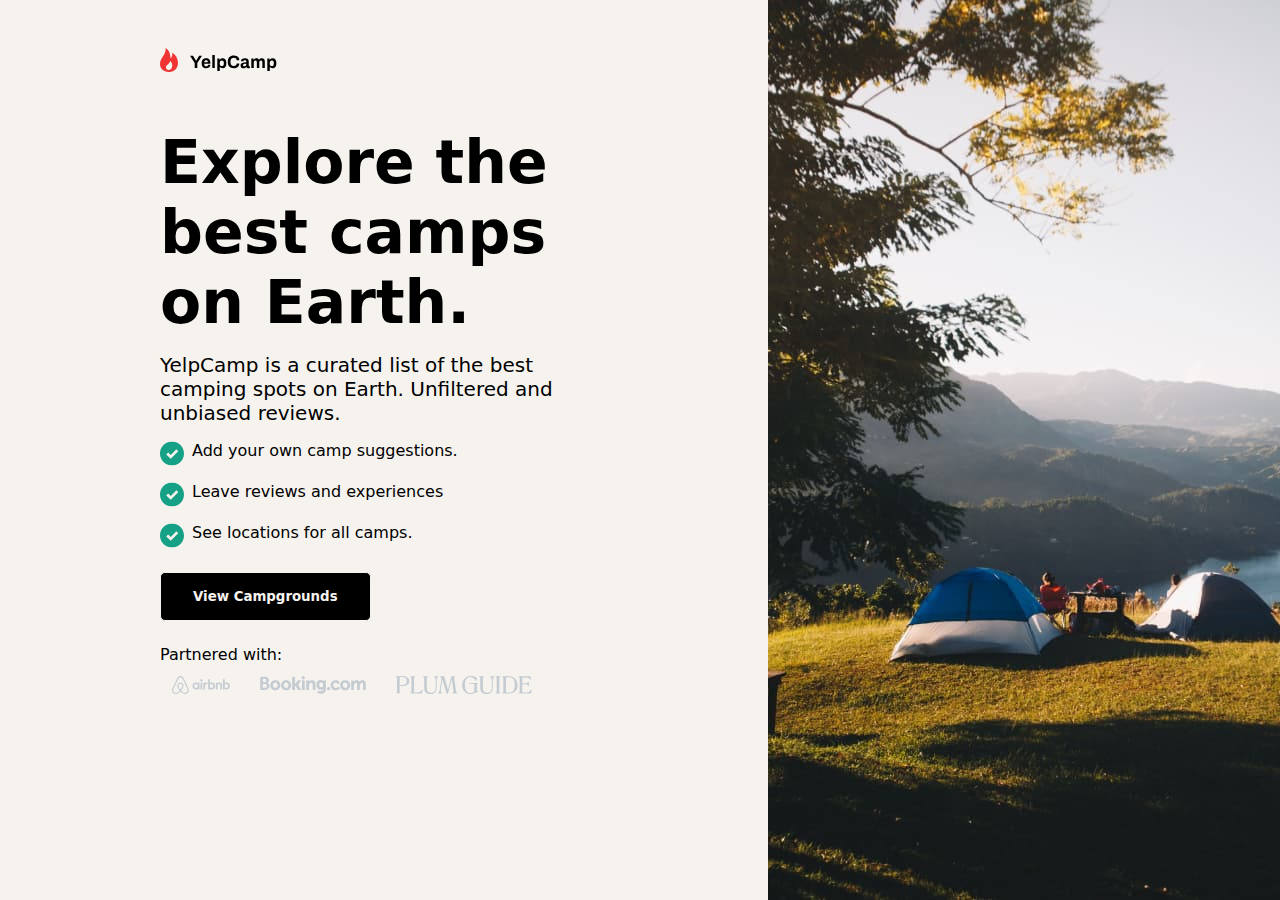
<file: index.html>
<!DOCTYPE html>
<html lang="en">
  <head>
    <meta charset="UTF-8" />
    <meta name="viewport" content="width=device-width, initial-scale=1.0" />
    <title>Welcome to YelpCamp!</title>
    <link rel="stylesheet" href="index.css" />
  </head>
  <body>
    <div class="two-box">
      <main class="landing-details">
        <header>
          <img src="Assets/Logo.svg" alt="" />
        </header>
        <div class="img-container-tablet"></div>
        <div class="container">
          <h1>Explore the best camps on Earth.</h1>
          <p>
            YelpCamp is a curated list of the best camping spots on Earth.
            Unfiltered and unbiased reviews.
          </p>
          <ul>
            <li>
              <img src="Assets/Checkmark.svg" alt="" />Add your own camp
              suggestions.
            </li>
            <li>
              <img src="Assets/Checkmark.svg" alt="" /><span
                >Leave reviews and experiences</span
              >
            </li>
            <li>
              <img src="Assets/Checkmark.svg" alt="" /><span
                >See locations for all camps.</span
              >
            </li>
          </ul>
          <a href="searchPageLO.html">
            <button class="button-default">View Campgrounds</button>
          </a>
          <span class="partnership"> Partnered with: </span>
          <div class="partners">
            <img
              onclick="window.open('https://www.airbnb.com/')"
              src="Assets/Airbnb.svg"
              alt=""
            />
            <img
              onclick="window.open('https://www.booking.com/index.en-gb.html?label=gen173nr-1BCAEoggI46AdIM1gEaGiIAQGYAQm4ARfIAQzYAQHoAQGIAgGoAgO4AsKf76UGwAIB0gIkZTMzYWVhZGYtM2Q1Zi00Y2JiLWFmOGItNzMzMzI4MWEyMGQ22AIF4AIB&sid=d4c47300e92e597af39bf8a9711d52b7&keep_landing=1&sb_price_type=total&')"
              src="Assets/Booking.svg"
              alt=""
            />
            <img
              onclick="window.open('https://www.plumguide.com/?utm_source=google&utm_medium=PPCBrand&utm_content=ROW|Brand&utm_campaign=ROW|PureBrand&uc=ROW&device=c&gad=1&gclid=Cj0KCQjw_O2lBhCFARIsAB0E8B9cRiK0r4vy5UBf3CXAdoAaiJ4k_Nf7AKXLZQmZnUshCC3leXJxOXwaApkhEALw_wcB')"
              src="Assets/Plum Guide.svg"
              alt=""
            />
          </div>
        </div>
      </main>
      <div class="landing-image"></div>
    </div>
  </body>
</html>
</file>
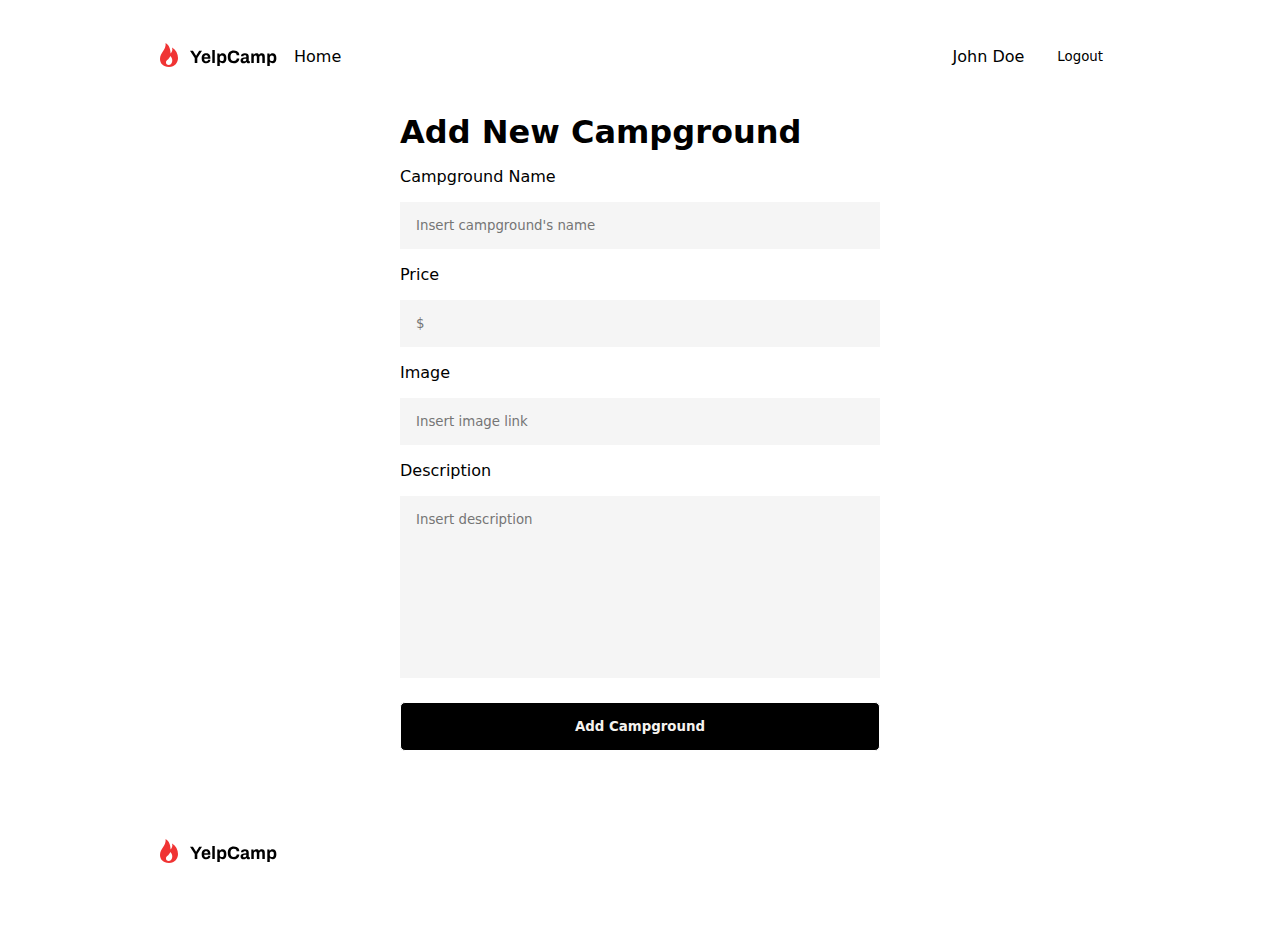
<file: addCampground.html>
<!DOCTYPE html>
<html lang="en">
  <head>
    <meta charset="UTF-8" />
    <meta name="viewport" content="width=device-width, initial-scale=1.0" />
    <title>YelpCamp - Add your own campground!</title>
    <link rel="stylesheet" href="campground.css" />
    <link
      rel="stylesheet"
      href="https://cdnjs.cloudflare.com/ajax/libs/font-awesome/6.4.0/css/all.min.css"
      integrity="sha512-iecdLmaskl7CVkqkXNQ/ZH/XLlvWZOJyj7Yy7tcenmpD1ypASozpmT/E0iPtmFIB46ZmdtAc9eNBvH0H/ZpiBw=="
      crossorigin="anonymous"
      referrerpolicy="no-referrer"
    />
  </head>
  <body>
    <header class="container">
      <nav>
        <div class="bar-left">
          <img class="logo" src="Assets/Logo.svg" alt="" />
          <a href="index.html">
            <p>Home</p>
          </a>
        </div>
        <div class="hamburger-container">
          <label class="hamburger-menu">
            <input type="checkbox" />
          </label>
          <div class="bar-right side-bar">
            <ul>
              <li><p>John Doe</p></li>
              <li>
                <button
                  onclick="window.location.href='signInPage.html'"
                  class="button-logout side-bar-display-none"
                >
                  Logout
                </button>
              </li>
              <li
                onclick="window.location.href='signInPage.html'"
                class="side-bar-display"
              >
                Logout
              </li>
            </ul>
          </div>
        </div>
      </nav>
    </header>

    <main class="container center">
      <h2>Add New Campground</h2>
      <p>Campground Name</p>
      <input type="text" placeholder="Insert campground's name " />
      <p>Price</p>
      <input type="number" placeholder="$" />
      <p>Image</p>
      <input type="text" placeholder="Insert image link" />
      <p>Description</p>
      <form action="" method="post">
        <textarea
          placeholder="Insert description"
          cols="5"
          rows="10"
        ></textarea>
      </form>
      <a onclick="alert('Campground added successfully!'), window.location.href='searchPageLI.html'" href="#"
        ><button class="button-default wide">Add Campground</button></a
      >
    </main>

    <footer>
      <img src="Assets/Logo.svg" alt="" />
    </footer>
    <script src="script.js"></script>
  </body>
</html>
</file>
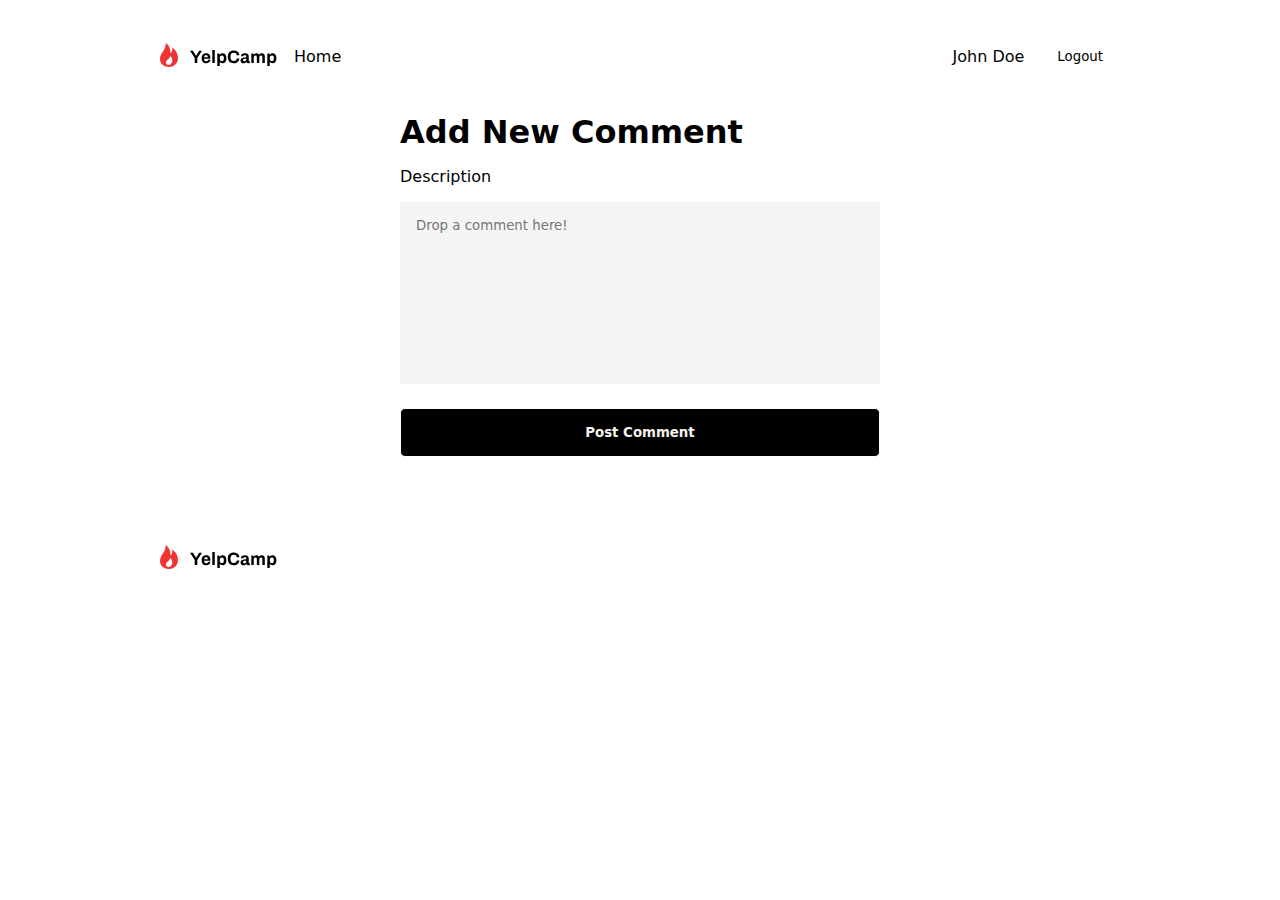
<file: addComment.html>
<!DOCTYPE html>
<html lang="en">
  <head>
    <meta charset="UTF-8" />
    <meta name="viewport" content="width=device-width, initial-scale=1.0" />
    <title>YelpCamp - Leave a review!</title>
    <link rel="stylesheet" href="campground.css" />
    <link
      rel="stylesheet"
      href="https://cdnjs.cloudflare.com/ajax/libs/font-awesome/6.4.0/css/all.min.css"
      integrity="sha512-iecdLmaskl7CVkqkXNQ/ZH/XLlvWZOJyj7Yy7tcenmpD1ypASozpmT/E0iPtmFIB46ZmdtAc9eNBvH0H/ZpiBw=="
      crossorigin="anonymous"
      referrerpolicy="no-referrer"
    />
  </head>
  <body>
    <header class="container">
      <nav>
        <div class="bar-left">
          <img class="logo" src="Assets/Logo.svg" alt="" />
          <a href="index.html">
            <p>Home</p>
          </a>
        </div>
        <div class="hamburger-container">
          <label class="hamburger-menu">
            <input type="checkbox" />
          </label>
          <div class="bar-right side-bar">
            <ul>
              <li><p>John Doe</p></li>
              <li>
                <button
                  onclick="window.location.href='signInPage.html'"
                  class="button-logout side-bar-display-none"
                >
                  Logout
                </button>
              </li>
              <li
                onclick="window.location.href='signInPage.html'"
                class="side-bar-display"
              >
                Logout
              </li>
            </ul>
          </div>
        </div>
      </nav>
    </header>

    <main class="container center">
      <h2>Add New Comment</h2>
      <p>Description</p>
      <form action="" method="post">
        <textarea
          placeholder="Drop a comment here!"
          cols="5"
          rows="10"
        ></textarea>
      </form>
      <a href="campgroundLI.html"><button onclick="alert('Comment Added!')" class="button-default wide">Post Comment</button></a>
    </main>

    <footer>
      <img src="Assets/Logo.svg" alt="" />
    </footer>
    <script src="script.js"></script>
  </body>
</html>
</file>
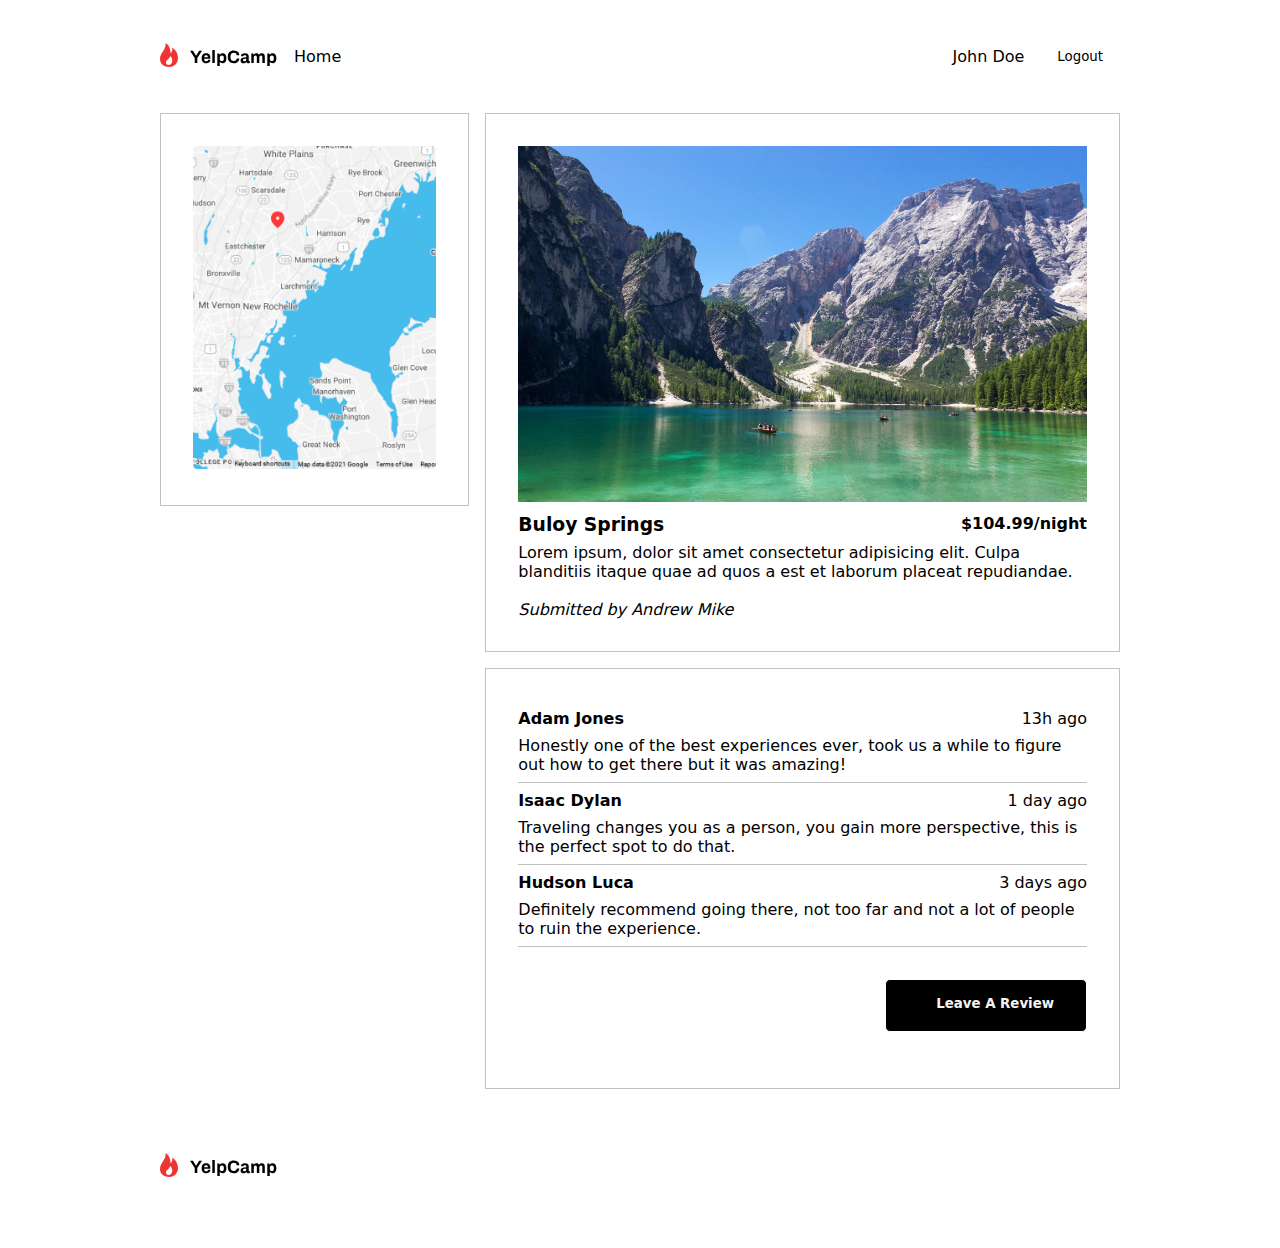
<file: campgroundLI.html>
<!DOCTYPE html>
<html lang="en">
  <head>
    <meta charset="UTF-8" />
    <meta name="viewport" content="width=device-width, initial-scale=1.0" />
    <title>YelpCamp - Campgrounds</title>
    <link rel="stylesheet" href="campground.css" />
    <link
      rel="stylesheet"
      href="https://cdnjs.cloudflare.com/ajax/libs/font-awesome/6.4.0/css/all.min.css"
      integrity="sha512-iecdLmaskl7CVkqkXNQ/ZH/XLlvWZOJyj7Yy7tcenmpD1ypASozpmT/E0iPtmFIB46ZmdtAc9eNBvH0H/ZpiBw=="
      crossorigin="anonymous"
      referrerpolicy="no-referrer"
    />
  </head>
  <body>
    <header class="container">
      <nav>
        <div class="bar-left">
          <img class="logo" src="Assets/Logo.svg" alt="" />
          <a href="index.html">
            <p>Home</p>
          </a>
        </div>
        <div class="hamburger-container">
          <label class="hamburger-menu">
            <input type="checkbox" />
          </label>
          <div class="bar-right side-bar">
            <ul>
              <li><p>John Doe</p></li>
              <li>
                <button
                  onclick="window.location.href='signInPage.html'"
                  class="button-logout side-bar-display-none"
                >
                  Logout
                </button>
              </li>
              <li
                onclick="window.location.href='signInPage.html'"
                class="side-bar-display"
              >
                Logout
              </li>
            </ul>
          </div>
        </div>
      </nav>
    </header>

    <main class="container grid">
      <div class="campground-map">
        <img src="Assets/Map.png" alt="" />
      </div>
      <div class="campground-details">
        <img src="Assets/CampImages/Buloy Springs.jpg" alt="" />
        <div class="campground-title">
          <h3>Buloy Springs</h3>
          <p><span class="bold">$104.99/night</span></p>
        </div>
        <p>
          Lorem ipsum, dolor sit amet consectetur adipisicing elit.
          Culpa blanditiis itaque quae ad quos a est et laborum placeat
          repudiandae.
        </p>
        <br />
        <p><span class="italic">Submitted by Andrew Mike</span></p>
      </div>
      <div class="campground-comments-container">
        <div class="campground-comments">
          <div class="user">
            <p><span class="bold">Adam Jones</span></p>
            <p>13h ago</p>
          </div>
          <p>
            Honestly one of the best experiences ever, took us a while to figure
            out how to get there but it was amazing!
          </p>
          <hr />
        </div>
        <div class="campground-comments">
          <div class="user">
            <p><span class="bold">Isaac Dylan</span></p>
            <p>1 day ago</p>
          </div>
          <p>
            Traveling changes you as a person, you gain more perspective, this
            is the perfect spot to do that.
          </p>
          <hr />
        </div>
        <div class="campground-comments">
          <div class="user">
            <p><span class="bold">Hudson Luca</span></p>
            <p>3 days ago</p>
          </div>
          <p>
            Definitely recommend going there, not too far and not a lot of
            people to ruin the experience.
          </p>
          <hr />
        </div>
        <div class="button-container">
          <a href="#"
            ><button onclick="window.location.href='addComment.html'" class="button-default"><p>Leave A Review</p></button>
          </a>
        </div>
      </div>
    </main>

    <footer>
      <img src="Assets/Logo.svg" alt="" />
    </footer>
    <script src="script.js"></script>
  </body>
</html>
</file>
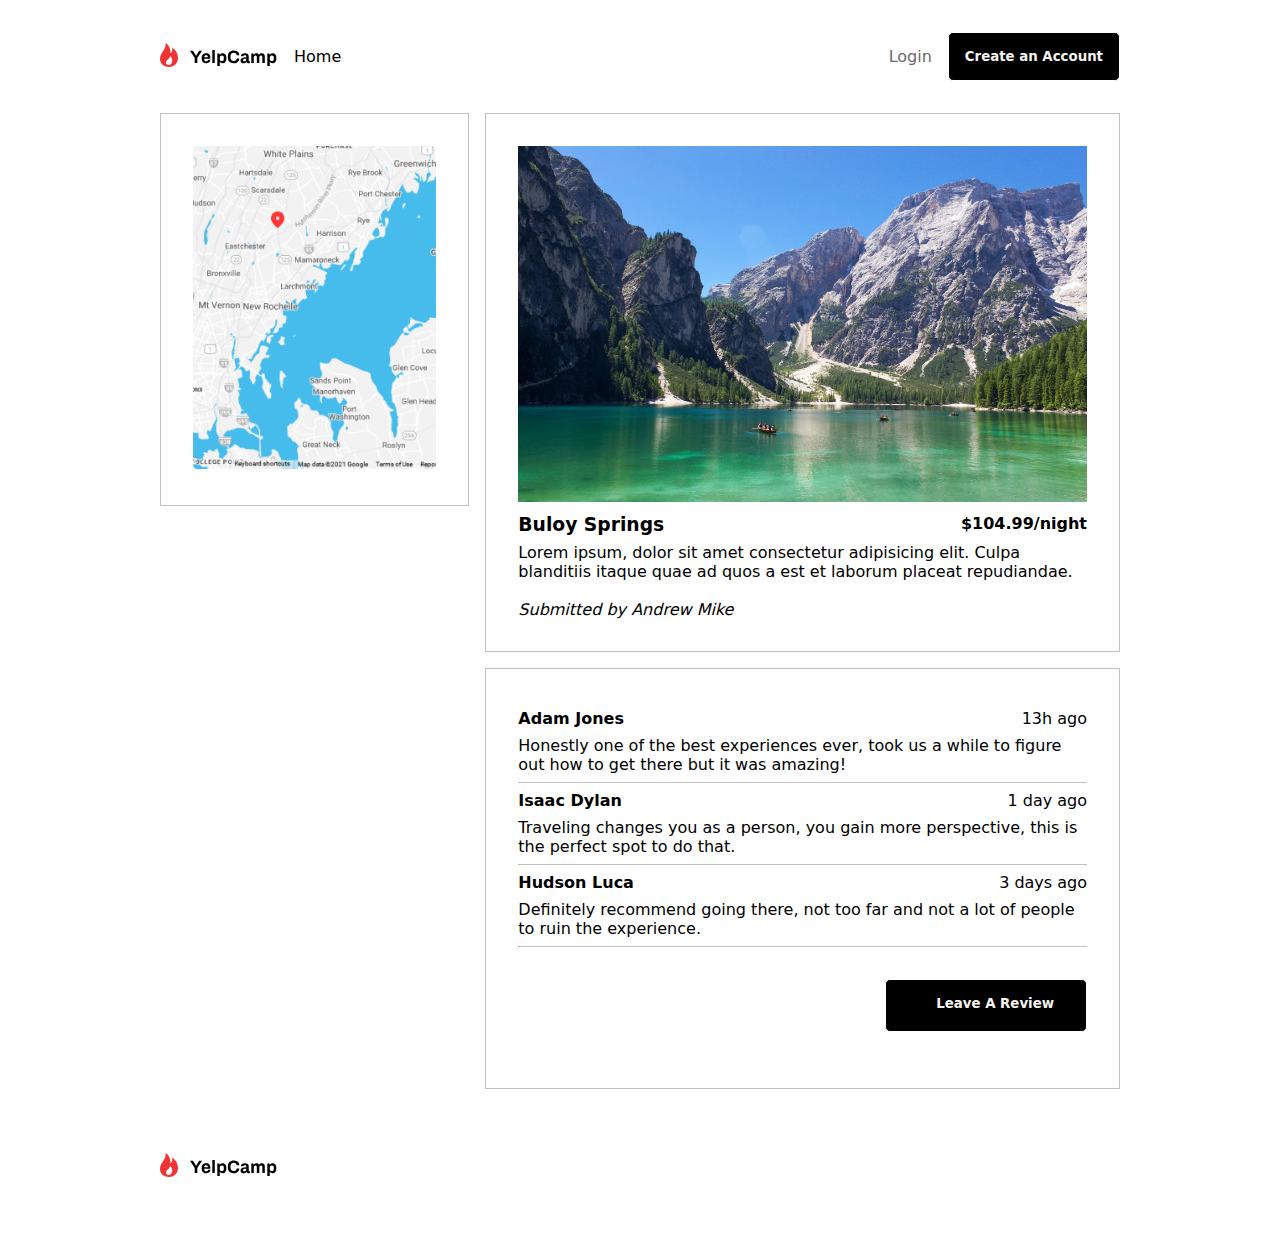
<file: campgroundLO.html>
<!DOCTYPE html>
<html lang="en">
  <head>
    <meta charset="UTF-8" />
    <meta name="viewport" content="width=device-width, initial-scale=1.0" />
    <title>YelpCamp - Campgrounds</title>
    <link rel="stylesheet" href="campground.css" />
    <link
      rel="stylesheet"
      href="https://cdnjs.cloudflare.com/ajax/libs/font-awesome/6.4.0/css/all.min.css"
      integrity="sha512-iecdLmaskl7CVkqkXNQ/ZH/XLlvWZOJyj7Yy7tcenmpD1ypASozpmT/E0iPtmFIB46ZmdtAc9eNBvH0H/ZpiBw=="
      crossorigin="anonymous"
      referrerpolicy="no-referrer"
    />
  </head>
  <body>
    <header class="container">
      <nav>
        <div class="bar-left">
          <img class="logo" src="Assets/Logo.svg" alt="" />
          <a href="index.html">
            <p>Home</p>
          </a>
        </div>
        <div class="hamburger-container">
          <label class="hamburger-menu">
            <input type="checkbox" />
          </label>
          <div class="bar-right side-bar">
            <ul>
              <li>
                <a href="signInPage.html"><p>Login</p></a>
              </li>
              <li>
                <button
                  onclick="window.location.href='signUpPage.html'"
                  class="button-login side-bar-display-none"
                >
                  Create an Account
                </button>
              </li>
              <li
                onclick="window.location.href='signUpPage.html'"
                class="side-bar-display"
              >
                Create an Account
              </li>
            </ul>
          </div>
        </div>
      </nav>
    </header>

    <main class="container grid">
      <div class="campground-map">
        <img src="Assets/Map.png" alt="" />
      </div>
      <div class="campground-details">
        <img src="Assets/CampImages/Buloy Springs.jpg" alt="" />
        <div class="campground-title">
          <h3>Buloy Springs</h3>
          <p><span class="bold">$104.99/night</span></p>
        </div>
        <p>
          Lorem ipsum, dolor sit amet consectetur adipisicing elit.
          Culpa blanditiis itaque quae ad quos a est et laborum placeat
          repudiandae.
        </p>
        <br />
        <p><span class="italic">Submitted by Andrew Mike</span></p>
      </div>
      <div class="campground-comments-container">
        <div class="campground-comments">
          <div class="user">
            <p><span class="bold">Adam Jones</span></p>
            <p>13h ago</p>
          </div>
          <p>
            Honestly one of the best experiences ever, took us a while to figure
            out how to get there but it was amazing!
          </p>
          <hr />
        </div>
        <div class="campground-comments">
          <div class="user">
            <p><span class="bold">Isaac Dylan</span></p>
            <p>1 day ago</p>
          </div>
          <p>
            Traveling changes you as a person, you gain more perspective, this
            is the perfect spot to do that.
          </p>
          <hr />
        </div>
        <div class="campground-comments">
          <div class="user">
            <p><span class="bold">Hudson Luca</span></p>
            <p>3 days ago</p>
          </div>
          <p>
            Definitely recommend going there, not too far and not a lot of
            people to ruin the experience.
          </p>
          <hr />
        </div>
        <div class="button-container">
          <a
            onclick="alert('You must be signed in to do that!')"
            href="signInPage.html"
            ><button class="button-default"><p>Leave A Review</p></button>
          </a>
        </div>
      </div>
    </main>

    <footer>
      <img src="Assets/Logo.svg" alt="" />
    </footer>
    <script src="script.js"></script>
  </body>
</html>
</file>
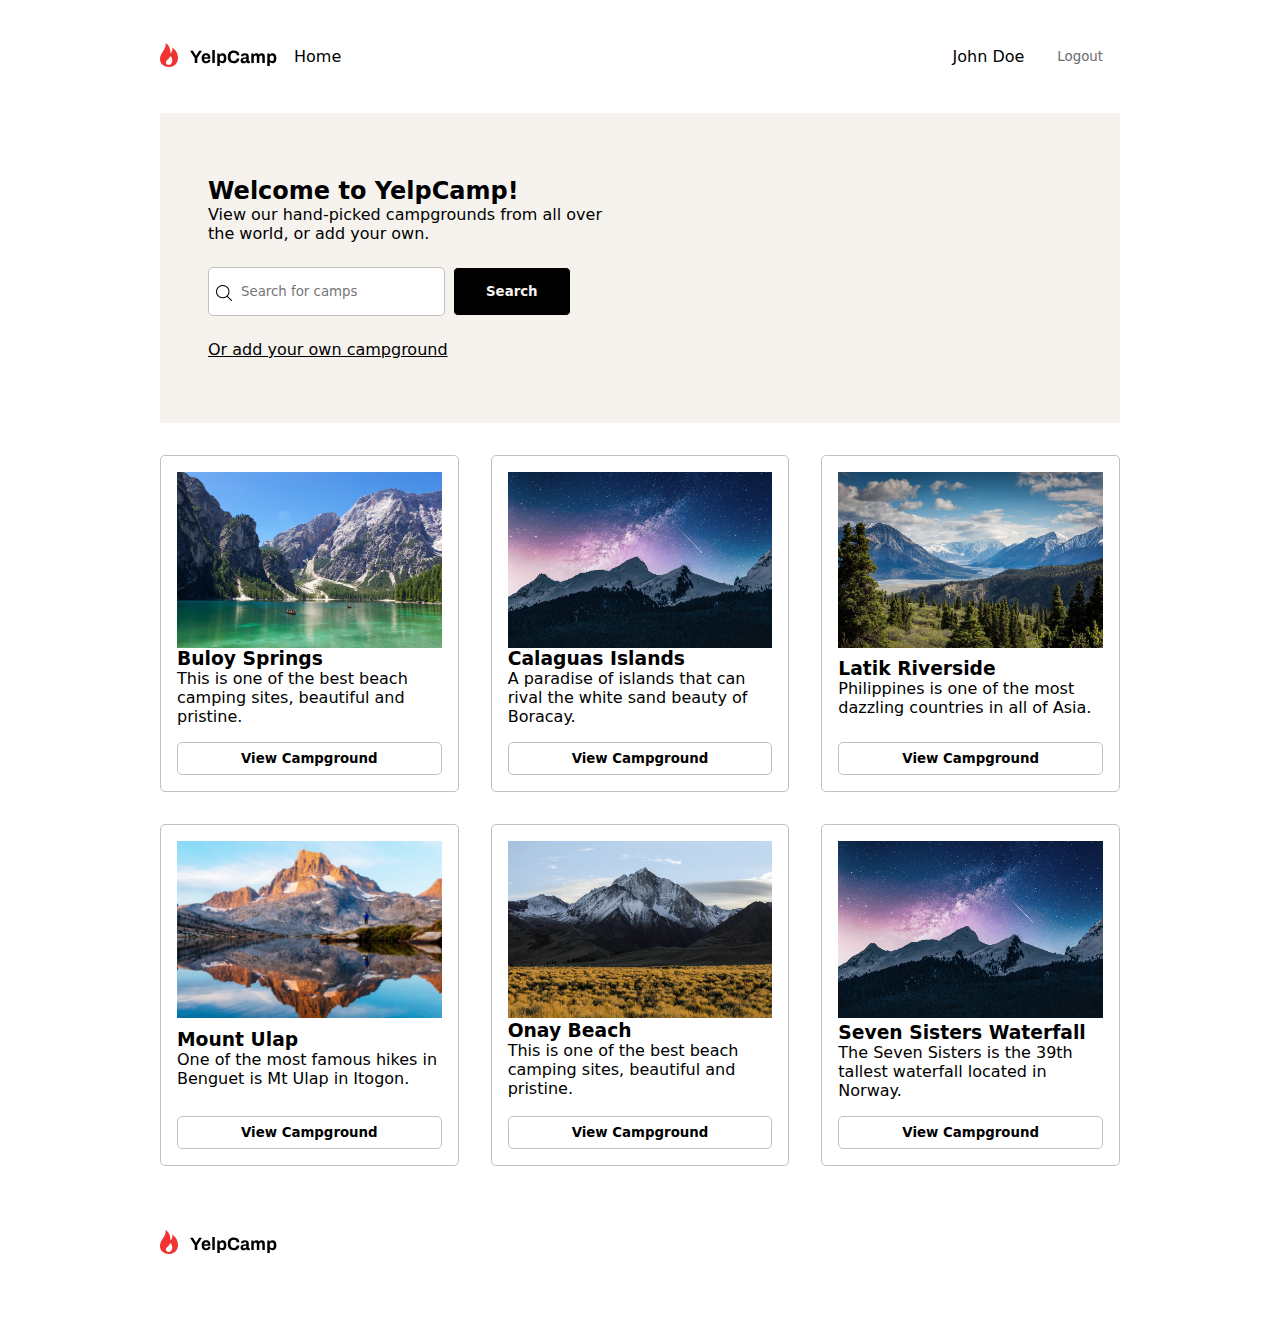
<file: searchPageLI.html>
<!DOCTYPE html>
<html lang="en">
  <head>
    <meta charset="UTF-8" />
    <meta name="viewport" content="width=device-width, initial-scale=1.0" />
    <title>YelpCamp - Search for your favorite campgrounds!</title>
    <link rel="stylesheet" href="searchPage.css" />
  </head>
  <body>
    <header class="container">
      <nav>
        <div class="bar-left">
          <img class="logo" src="Assets/Logo.svg" alt="" />
          <a href="index.html">
            <p>Home</p>
          </a>
        </div>
        <div class="hamburger-container">
          <label class="hamburger-menu">
            <input type="checkbox" />
          </label>
          <div class="bar-right side-bar">
            <ul>
              <li><p>John Doe</p></li>
              <li>
                <button
                  onclick="window.location.href='signInPage.html'"
                  class="button-logout side-bar-display-none"
                >
                  Logout
                </button>
              </li>
              <li
                onclick="window.location.href='signInPage.html'"
                class="side-bar-display"
              >
                Logout
              </li>
            </ul>
          </div>
        </div>
      </nav>
    </header>

    <div class="container welcome">
      <h2>Welcome to YelpCamp!</h2>
      <p>
        View our hand-picked campgrounds from all over <br />
        the world, or add your own.
      </p>
      <img class="search-icon" src="Assets/SearchIcon.png" alt="" />
      <div class="search-bar">
        <input
          class="input-search"
          type="text"
          placeholder="Search for camps"
        />
        <button
          onclick="alert('Feature not implemented yet!')"
          class="button-default"
        >
          Search
        </button>
      </div>
      <a href="addCampground.html">
        <p><span class="underline">Or add your own campground</span></p>
      </a>
    </div>

    <main class="container grid">
      <div class="box">
        <img src="Assets/CampImages/Buloy Springs.jpg" alt="" />
        <div class="box-content">
          <h3>Buloy Springs</h3>
          <p>
            This is one of the best beach camping sites, beautiful and pristine.
          </p>
        </div>
        <div class="box-button">
          <button onclick="window.location.href='campgroundLI.html'">
            View Campground
          </button>
        </div>
      </div>
      <div class="box">
        <img src="Assets/CampImages/Calagus Islands.jpg" alt="" />
        <div class="box-content">
          <h3>Calaguas Islands</h3>
          <p>
            A paradise of islands that can rival the white sand beauty of
            Boracay.
          </p>
        </div>
        <div class="box-button">
          <button onclick="window.location.href='campgroundLI.html'">
            View Campground
          </button>
        </div>
      </div>
      <div class="box">
        <img src="Assets/CampImages/Latik Riverside.jpg" alt="" />
        <div class="box-content">
          <h3>Latik Riverside</h3>
          <p>
            Philippines is one of the most dazzling countries in all of Asia.
          </p>
        </div>
        <div class="box-button">
          <button onclick="window.location.href='campgroundLI.html'">
            View Campground
          </button>
        </div>
      </div>
      <div class="box">
        <img src="Assets/CampImages/Mount Ulap.png" alt="" />
        <div class="box-content">
          <h3>Mount Ulap</h3>
          <p>One of the most famous hikes in Benguet is Mt Ulap in Itogon.</p>
        </div>
        <div class="box-button">
          <button onclick="window.location.href='campgroundLI.html'">
            View Campground
          </button>
        </div>
      </div>
      <div class="box">
        <img src="Assets/CampImages/Onay Beach.jpg" alt="" />
        <div class="box-content">
          <h3>Onay Beach</h3>
          <p>
            This is one of the best beach camping sites, beautiful and pristine.
          </p>
        </div>
        <div class="box-button">
          <button onclick="window.location.href='campgroundLI.html'">
            View Campground
          </button>
        </div>
      </div>
      <div class="box">
        <div class="box-content">
          <div class="img-container">
            <img src="Assets/CampImages/Seven Sisters Waterfall.jpg" alt="" />
          </div>

          <h3>Seven Sisters Waterfall</h3>
          <p>
            The Seven Sisters is the 39th tallest waterfall located in Norway.
          </p>
        </div>
        <div class="box-button">
          <button onclick="window.location.href='campgroundLI.html'">
            View Campground
          </button>
        </div>
      </div>
    </main>

    <footer>
      <img src="Assets/Logo.svg" alt="" />
    </footer>

    <script src="script.js"></script>
  </body>
</html>
</file>
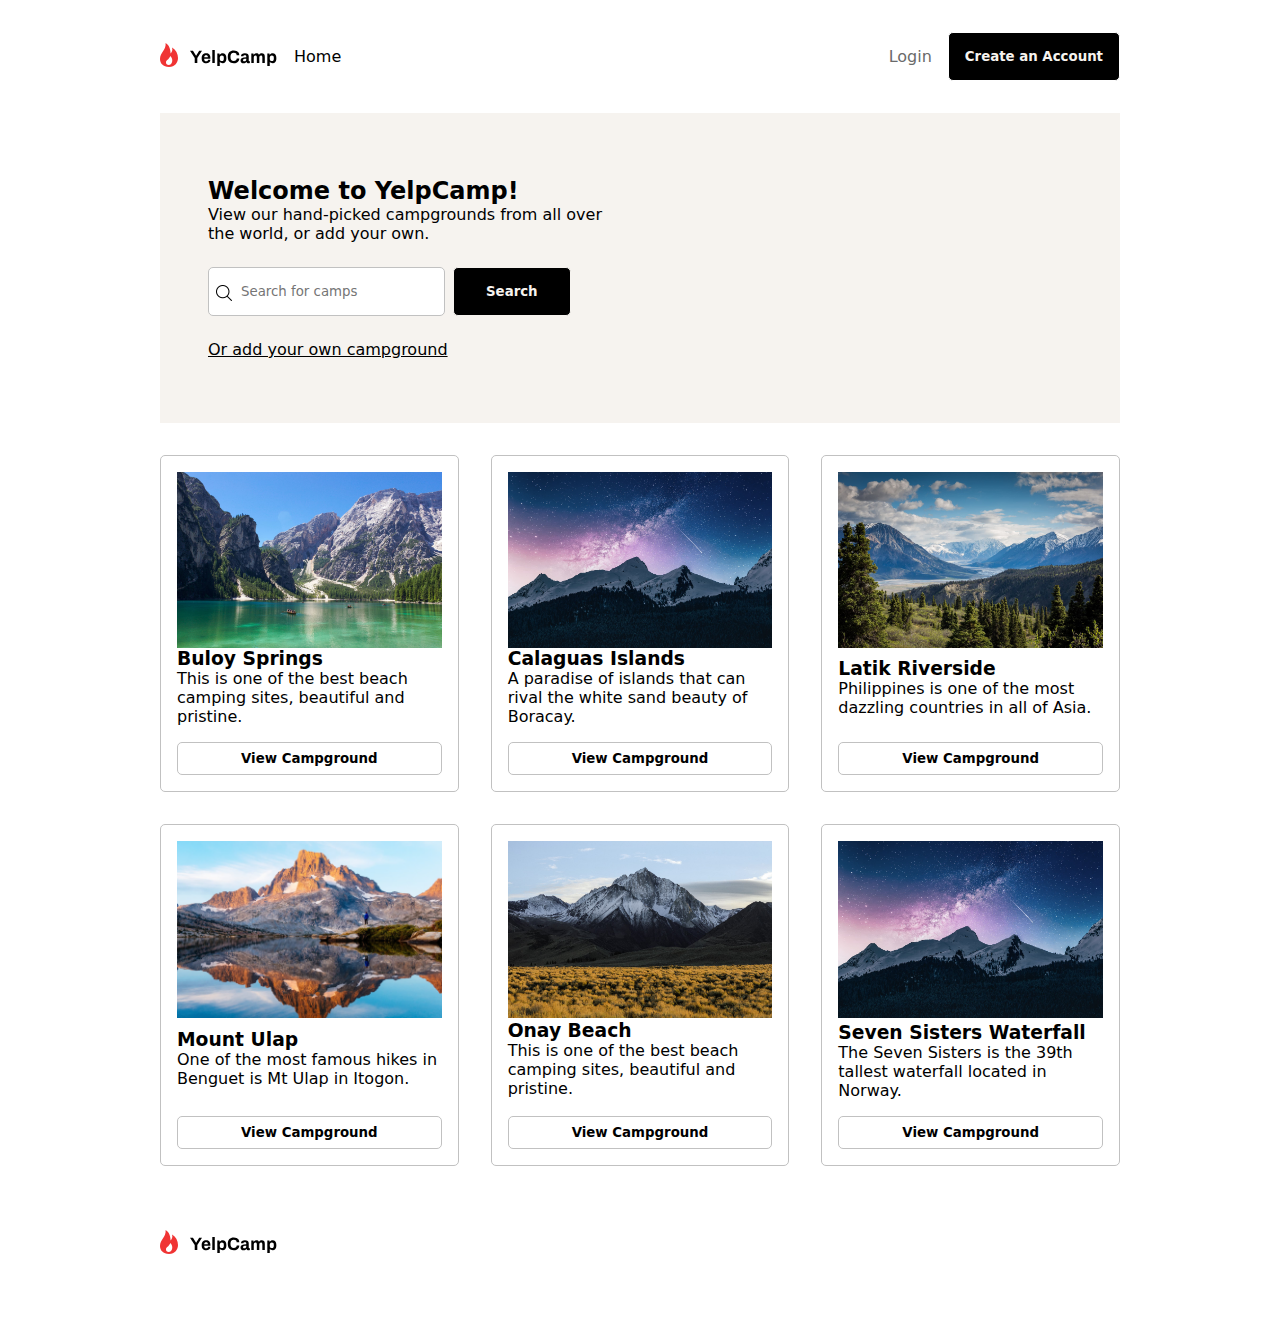
<file: searchPageLO.html>
<!DOCTYPE html>
<html lang="en">
  <head>
    <meta charset="UTF-8" />
    <meta name="viewport" content="width=device-width, initial-scale=1.0" />
    <title>YelpCamp - Search for your favorite campgrounds!</title>
    <link rel="stylesheet" href="searchPage.css" />
  </head>
  <body>
    <header class="container">
      <nav>
        <div class="bar-left">
          <img class="logo" src="Assets/Logo.svg" alt="" />
          <a href="index.html">
            <p>Home</p>
          </a>
        </div>
        <div class="hamburger-container">
          <label class="hamburger-menu">
            <input type="checkbox" />
          </label>
          <div class="bar-right side-bar">
            <ul>
              <li>
                <a href="signInPage.html"><p>Login</p></a>
              </li>
              <li>
                <button
                  onclick="window.location.href='signUpPage.html'"
                  class="button-login side-bar-display-none"
                >
                  Create an Account
                </button>
              </li>
              <li
                onclick="window.location.href='signUpPage.html'"
                class="side-bar-display"
              >
                Create an Account
              </li>
            </ul>
          </div>
        </div>
      </nav>
    </header>

    <div class="container welcome">
      <h2>Welcome to YelpCamp!</h2>
      <p>
        View our hand-picked campgrounds from all over <br />
        the world, or add your own.
      </p>
      <img class="search-icon" src="Assets/SearchIcon.png" alt="" />
      <div class="search-bar">
        <input
          class="input-search"
          type="text"
          placeholder="Search for camps"
        />
        <button
          onclick="alert('Feature not implemented yet!')"
          class="button-default"
        >
          Search
        </button>
      </div>
      <a
        onclick="alert('You must be signed in to do that!')"
        href="signInPage.html"
      >
        <p><span class="underline">Or add your own campground</span></p>
      </a>
    </div>

    <main class="container grid">
      <div class="box">
        <img src="Assets/CampImages/Buloy Springs.jpg" alt="" />
        <div class="box-content">
          <h3>Buloy Springs</h3>
          <p>
            This is one of the best beach camping sites, beautiful and pristine.
          </p>
        </div>
        <div class="box-button">
          <button onclick="window.location.href='campgroundLO.html'">
            View Campground
          </button>
        </div>
      </div>
      <div class="box">
        <img src="Assets/CampImages/Calagus Islands.jpg" alt="" />
        <div class="box-content">
          <h3>Calaguas Islands</h3>
          <p>
            A paradise of islands that can rival the white sand beauty of
            Boracay.
          </p>
        </div>
        <div class="box-button">
          <button onclick="window.location.href='campgroundLO.html'">
            View Campground
          </button>
        </div>
      </div>
      <div class="box">
        <img src="Assets/CampImages/Latik Riverside.jpg" alt="" />
        <div class="box-content">
          <h3>Latik Riverside</h3>
          <p>
            Philippines is one of the most dazzling countries in all of Asia.
          </p>
        </div>
        <div class="box-button">
          <button onclick="window.location.href='campgroundLO.html'">
            View Campground
          </button>
        </div>
      </div>
      <div class="box">
        <img src="Assets/CampImages/Mount Ulap.png" alt="" />
        <div class="box-content">
          <h3>Mount Ulap</h3>
          <p>One of the most famous hikes in Benguet is Mt Ulap in Itogon.</p>
        </div>
        <div class="box-button">
          <button onclick="window.location.href='campgroundLO.html'">
            View Campground
          </button>
        </div>
      </div>
      <div class="box">
        <img src="Assets/CampImages/Onay Beach.jpg" alt="" />
        <div class="box-content">
          <h3>Onay Beach</h3>
          <p>
            This is one of the best beach camping sites, beautiful and pristine.
          </p>
        </div>
        <div class="box-button">
          <button onclick="window.location.href='campgroundLO.html'">
            View Campground
          </button>
        </div>
      </div>
      <div class="box">
        <div class="box-content">
          <div class="img-container">
            <img src="Assets/CampImages/Seven Sisters Waterfall.jpg" alt="" />
          </div>

          <h3>Seven Sisters Waterfall</h3>
          <p>
            The Seven Sisters is the 39th tallest waterfall located in Norway.
          </p>
        </div>
        <div class="box-button">
          <button onclick="window.location.href='campgroundLO.html'">
            View Campground
          </button>
        </div>
      </div>
    </main>

    <footer>
      <img src="Assets/Logo.svg" alt="" />
    </footer>

    <script src="script.js"></script>
  </body>
</html>
</file>
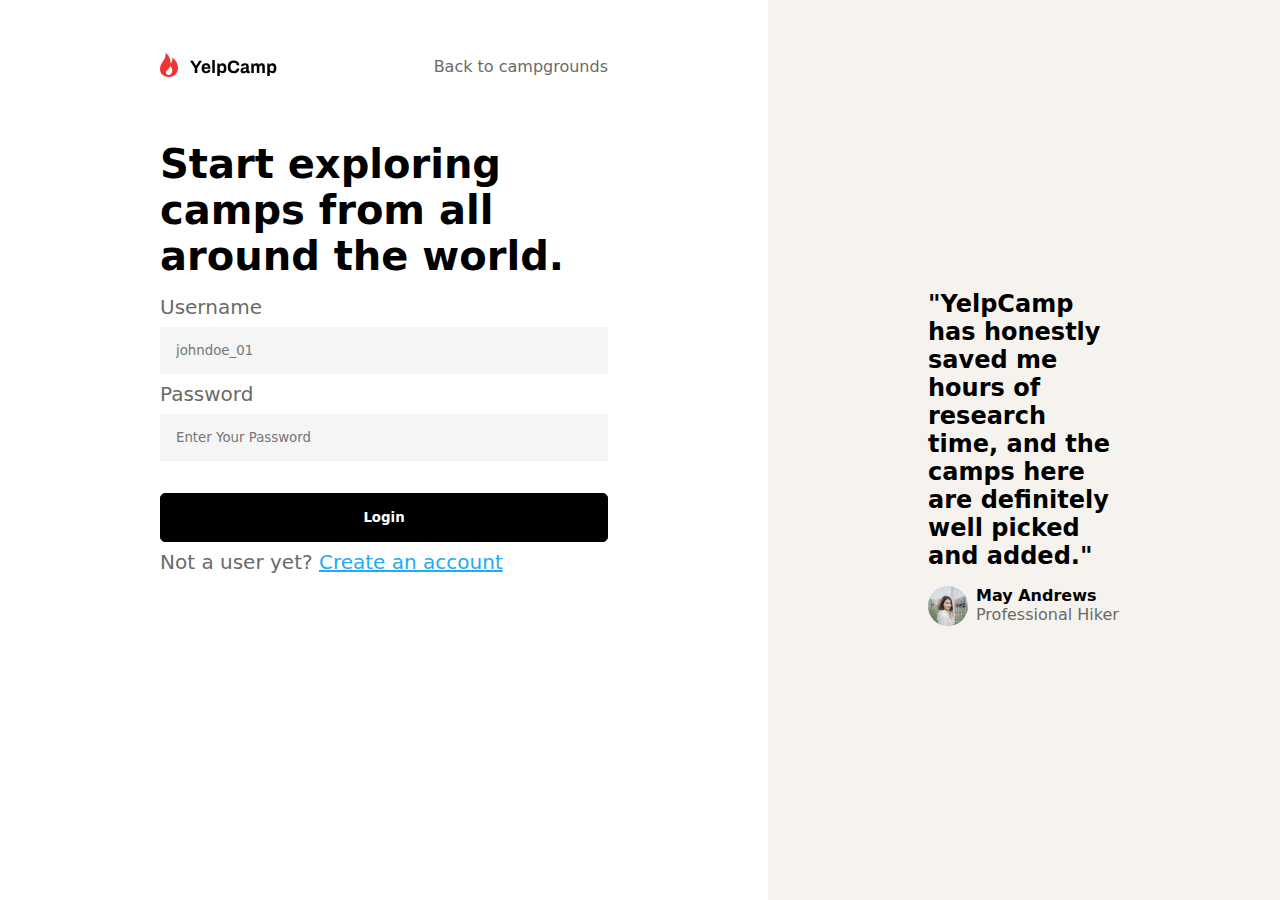
<file: signInPage.html>
<!DOCTYPE html>
<html lang="en">
  <head>
    <meta charset="UTF-8" />
    <meta name="viewport" content="width=device-width, initial-scale=1.0" />
    <title>YelpCamp - SignIn</title>
    <link rel="stylesheet" href="signPage.css" />
    <link
      rel="stylesheet"
      href="https://cdnjs.cloudflare.com/ajax/libs/font-awesome/6.4.0/css/all.min.css"
      integrity="sha512-iecdLmaskl7CVkqkXNQ/ZH/XLlvWZOJyj7Yy7tcenmpD1ypASozpmT/E0iPtmFIB46ZmdtAc9eNBvH0H/ZpiBw=="
      crossorigin="anonymous"
      referrerpolicy="no-referrer"
    />
  </head>
  <body>
    <div class="two-box">
      <main class="left-page">
        <header>
          <img src="Assets/Logo.svg" alt="" />
          <p onclick="window.location.href='searchPageLO.html'">Back to campgrounds</p>        </header>
        <div class="container column">
          <h2>Start exploring camps from all around the world.</h2>
          <p>Username</p>
          <input type="text" placeholder="johndoe_01" />
          <p>Password</p>
          <input type="password" placeholder="Enter Your Password" />
          <button onclick="window.location.href='searchPageLI.html'" class="button-login">Login</button>
          <p>Not a user yet? <a href="signUpPage.html"><span class="link">Create an account</span></a></p>
        </div>
      </main>
      <div class="right-page">
        <div class="container padding-top">
          <h3>
            "YelpCamp has honestly saved me hours of research time, and the
            camps here are definitely well picked and added."
          </h3>
          <div class="testimony">
            <img src="Assets/UserTestimonial.svg" alt="">
            <div class="testimony-details">
                <p class="testimony-user">May Andrews</p>
                <p class="testimony-user-details">Professional Hiker</p>
            </div>
          </div>
        </div>
      </div>
    </div>
  </body>
</html>
</file>
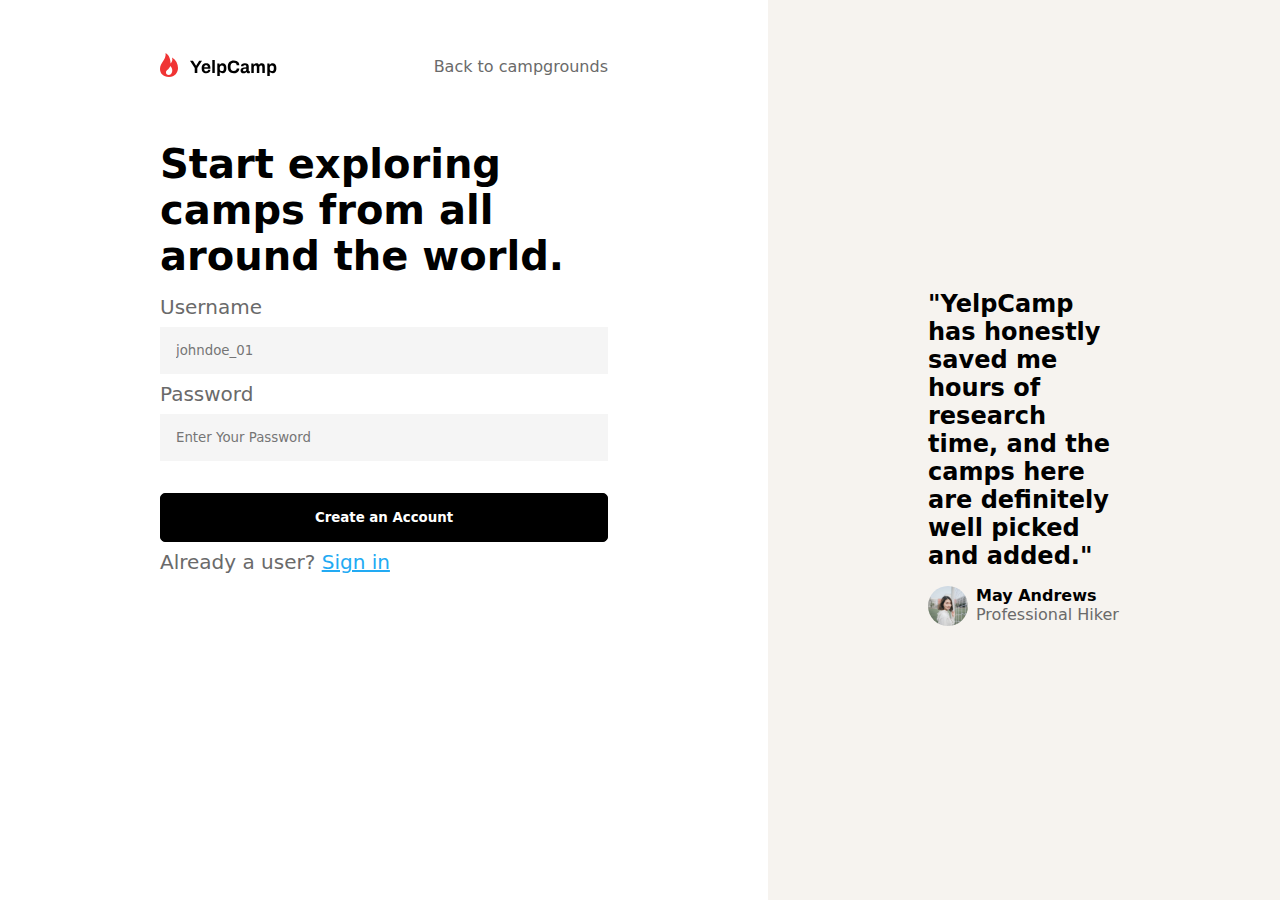
<file: signUpPage.html>
<!DOCTYPE html>
<html lang="en">
  <head>
    <meta charset="UTF-8" />
    <meta name="viewport" content="width=device-width, initial-scale=1.0" />
    <title>YelpCamp - SignUp</title>
    <link rel="stylesheet" href="signPage.css" />
    <link
      rel="stylesheet"
      href="https://cdnjs.cloudflare.com/ajax/libs/font-awesome/6.4.0/css/all.min.css"
      integrity="sha512-iecdLmaskl7CVkqkXNQ/ZH/XLlvWZOJyj7Yy7tcenmpD1ypASozpmT/E0iPtmFIB46ZmdtAc9eNBvH0H/ZpiBw=="
      crossorigin="anonymous"
      referrerpolicy="no-referrer"
    />
  </head>
  <body>
    <div class="two-box">
      <main class="left-page">
        <header>
          <img src="Assets/Logo.svg" alt="" />
          <p onclick="window.location.href='searchPageLO.html'">Back to campgrounds</p>
        </header>
        <div class="container column">
          <h2>Start exploring camps from all around the world.</h2>
          <p>Username</p>
          <input type="text" placeholder="johndoe_01" />
          <p>Password</p>
          <input type="password" placeholder="Enter Your Password" />
          <button onclick="alert('Account created successfully!'),window.location.href='signInPage.html'" class="button-login">Create an Account</button>
          <p>
            Already a user?
            <a href="signInPage.html"><span class="link">Sign in</span></a>
          </p>
        </div>
      </main>
      <div class="right-page">
        <div class="container">
          <h3>
            "YelpCamp has honestly saved me hours of research time, and the
            camps here are definitely well picked and added."
          </h3>
          <div class="testimony">
            <img src="Assets/UserTestimonial.svg" alt="" />
            <div class="testimony-details">
              <p class="testimony-user">May Andrews</p>
              <p class="testimony-user-details">Professional Hiker</p>
            </div>
          </div>
        </div>
      </div>
    </div>
  </body>
</html>
</file>
<file: index.css>
* {
  margin: 0;
  padding: 0;
  box-sizing: border-box;
  list-style: none;
  list-style-type: none;
  font-family: system-ui;
  border: none;
}

.two-box {
  /* display: flex;
  justify-content: space-between; */
  height: 100vh;
  display: grid;
  grid-template-columns: 3fr 2fr;
  grid-template-areas: "details image";
}
.landing-details {
  grid-area: details;
  flex-wrap: wrap;
  /* flex-grow: 3;
  flex-basis: 0; */
  background-color: rgb(246, 243, 239);
}
.landing-image {
  grid-area: image;
  /* flex-grow: 2;
  flex-basis: 0; */
  overflow: hidden;
  background-image: url(Assets/HeroImage.jpg);
  background-repeat: no-repeat;
  background-size: cover;
  background-color: rgb(246, 243, 239);
}

.container {
  padding: 0 10rem;
}
.container h1 {
  font-size: 3.75rem;
}
.container p {
  font-size: 1.25rem;
  margin: 1rem 0;
}
.container ul li {
  display: flex;
  margin: 1rem 0;
  gap: 0.5rem;
}
.container ul li:nth-child(3) {
  margin: 0;
}

header {
  padding: 3rem 10rem;
}

.button-default {
  color: rgb(246, 243, 239);
  background-color: black;
  padding: 1rem 2rem;
  margin: 1.5rem 0;
  border-radius: 5px;
  font-weight: bold;
  cursor: pointer;
  border: 1px solid rgb(246, 243, 239);
}
.button-default:hover {
  color: black;
  background-color: rgb(246, 243, 239);
  border: 1px solid black;
  transition: 0.2s;
}

.partnership {
  display: block;
}
.partners img:hover{
cursor: pointer;
}

/*start media query*/
@media (max-width: 1080px) {
  .container h1 {
    font-size: 3rem;
  }
  .container {
    padding: 0px 3.5rem;
  }
  header {
    padding: 2rem 3.5rem;
  }
  .two-box {
    display: flex;
    flex-direction: column;
  }
  .landing-image {
    background-image: none;
  }

  .img-container-tablet {
    height: 20rem;
    background-image: url(Assets/HeroImage_tablet_mobile.jpg);
    background-repeat: no-repeat;
    background-size: cover;
    background-position: center;
    margin-bottom: 2rem;
  }
}

@media (max-width: 550px) {
  .container h1 {
    font-size: 2.5rem;
  }
  .container {
    padding: 0 2rem;
  }
  header {
    padding: 1rem 2rem;
  }
}
</file>
<file: campground.css>
* {
  margin: 0;
  padding: 0;
  box-sizing: border-box;
  list-style: none;
  list-style-type: none;
  text-decoration: none;
  font-family: system-ui;
  border: none;
}
*:focus {
  outline: none;
}
a {
  color: black;
}
a:hover {
  cursor: pointer;
}
/* Chrome, Safari, Edge, Opera */
input::-webkit-outer-spin-button,
input::-webkit-inner-spin-button {
  -webkit-appearance: none;
  margin: 0;
}

.button-default {
  color: rgb(246, 243, 239);
  background-color: black;
  padding: 1rem 2rem;
  margin: 1.5rem 0;
  border-radius: 5px;
  font-weight: bold;
  cursor: pointer;
  border: 1px solid white;
}
.wide {
  width: 100%;
}
.button-default:hover {
  color: black;
  background-color: white;
  border: 1px solid black;
  transition: 0.2s;
}
.bold {
  font-weight: bold;
}
.italic {
  font-style: italic;
}
hr {
  height: 1px;
  margin: 0.5rem 0;
  background: rgb(193, 193, 193);
}
/*header logged in*/
.container {
  margin: 2rem 10rem;
}
.container h1 {
  font-size: 3.75rem;
}
nav {
  display: flex;
  align-items: center;
  justify-content: space-between;
  position: relative;
}
.bar-left {
  display: flex;
  align-items: center;
  gap: 1rem;
}
.bar-right {
  display: flex;
  align-items: center;
  gap: 1rem;
}

nav ul {
  display: flex;
  align-items: center;
  gap: 1rem;
}
nav ul li a {
  color: rgb(106, 106, 106);
}
.button-logout {
  padding: 1rem 1rem;
  background-color: transparent;
  border: 1px solid white;
  border-radius: 5px;
}
.button-login {
  color: rgb(246, 243, 239);
  background-color: black;
  padding: 1rem 1rem;
  border-radius: 5px;
  font-weight: bold;
  cursor: pointer;
  border: 1px solid white;
}
.button-login:hover {
  color: black;
  background-color: white;
  border: 1px solid black;
  transition: 0.2s;
}

/*campground detail*/
.grid img {
  width: 100%;
}
/*grid*/
.grid {
  display: grid;
  gap: 1rem;
  grid-template-columns: 1fr 1fr 1fr;
  grid-template-areas:
    "map details details"
    ". details details"
    ". comments comments";
}
.campground-map {
  padding: 2rem;
  border: 1px solid rgb(193, 193, 193);
  grid-area: map;
}
.campground-details {
  padding: 2rem;
  border: 1px solid rgb(193, 193, 193);
  grid-area: details;
}
.campground-comments-container {
  padding: 2rem;
  border: 1px solid rgb(193, 193, 193);
  grid-area: comments;
}
.button-container {
  display: flex;
  flex-direction: column;
  align-items: flex-end;
}
/*grid*/
.campground-title,
.user {
  display: flex;
  justify-content: space-between;
  margin: 0.5rem 0;
}
.button-default p {
  display: flex;
}
.button-default p::before {
  font-family: "Font Awesome 5 Free";
  font-weight: 400;
  content: "\f4ad";
  display: inline-block;
  margin-top: 3px;
  margin-right: 0.5rem;
  font-style: normal;
  font-variant: normal;
  text-rendering: auto;
  -webkit-font-smoothing: antialiased;
}
/*addComment.html*/
.center {
  padding: 0 15rem;
  display: flex;
  flex-direction: column;
}
.center h2 {
  font-size: 2rem;
}
.center p {
  margin: 1rem 0;
}
.center input {
  width: 100%;
  padding: 1rem;
  display: block;
  color: black;
  background-color: rgb(245, 245, 245);
}
.center form textarea {
  width: 100%;
  resize: none;
  padding: 1rem;
  display: block;
  color: black;
  background-color: rgb(245, 245, 245);
}
.hamburger-menu {
  display: none;
}
.side-bar-display {
  display: none;
}
/*addCampground*/
/*footer*/
footer {
  margin: 4rem 10rem;
}

@media (max-width: 1080px) {
  .center {
    padding: 0;
  }
  :root {
    --bar-width: 40px;
    --bar-height: 3px;
    --hamburger-gap: 6px;
    --foreground: #333;
    --background: white;
    --hamburger-margin: 8px;
    --animation-timing: 200ms ease-in-out;
    --hamburger-height: calc(var(--bar-height) * 3 + var(--hamburger-gap) * 2);
  }
  .container,
  footer {
    margin: 2rem 3.5rem;
  }

  .button-logout {
    padding: 0;
  }

  .bar-right {
    display: block;
  }
  .bar-right ul {
    flex-direction: column;
    align-items: start;
  }

  .side-bar {
    position: fixed;
    transition: translate var(--animation-timing), transform 0.2s;
    translate: 100%;
    padding: calc(
        2 * (var(--hamburger-height) + var(--hamburger-margin) + 1rem)
      )
      2rem;
    top: 0;
    right: 0;
    background-color: var(--foreground);
    color: var(--background);
    max-width: 10rem;
    min-height: 100vh;
  }
  .side-bar ul li a {
    color: white;
  }

  .hamburger-menu {
    --x-width: calc(var(--hamburger-height) * 1.41421356237);
    display: flex;
    flex-direction: column;
    gap: var(--hamburger-gap);
    width: max-content;
    position: absolute;
    top: 0;
    right: 0;
    z-index: 2;
    cursor: pointer;
  }
  .hamburger-menu:has(input:checked) {
    --foreground: white;
    --background: #333;
  }
  .hamburger-menu:has(input:focus-visible)::before,
  .hamburger-menu:has(input:focus-visible)::after,
  .hamburger-menu:has(input:focus-visible) {
    border: 1px solid var(--background);
    box-shadow: 0 0 0 1px var(--foreground);
  }

  .hamburger-menu::before,
  .hamburger-menu::after,
  .hamburger-menu input {
    content: "";
    width: var(--bar-width);
    height: var(--bar-height);
    background-color: var(--foreground);
    border-radius: 9999px;
    transform-origin: right center;
    transition: opacity var(--animation-timing), width var(--animation-timing),
      rotate var(--animation-timing), translate var(--animation-timing),
      background-color var(--animation-timing);
  }

  .hamburger-menu input {
    appearance: none;
    cursor: pointer;
    pointer-events: none;
  }

  .hamburger-menu:has(input:checked)::before {
    rotate: -45deg;
    width: var(--x-width);
    /* width: 20px; */
    translate: 0 calc(var(--bar-height) / -2);
  }
  .hamburger-menu:has(input:checked)::after {
    rotate: 45deg;
    width: var(--x-width);
    /* width: 20px; */
    translate: 0 calc(var(--bar-height) / 2);
  }

  .hamburger-menu input:checked {
    opacity: 0;
    width: 0;
  }

  .hamburger-menu:has(input:checked) + .side-bar {
    translate: 0;
  }
  .side-bar--hidden {
    transform: translateX(100%);
  }
  .side-bar-display-none {
    display: none;
  }
  .side-bar-display {
    display: inline;
  }
  /*grid start*/
  .grid {
    display: grid;
    gap: 1rem;
    grid-template-columns: 1fr;
    grid-template-areas:
      "details"
      "comments"
      "map";
  }
}

@media (max-width: 550px) {
  .container {
    margin: 2rem 3.5rem;
  }
}
</file>
<file: searchPage.css>
* {
  margin: 0;
  padding: 0;
  box-sizing: border-box;
  list-style: none;
  list-style-type: none;
  text-decoration: none;
  font-family: system-ui;
  border: none;
}
*:focus {
  outline: none;
}
a {
  color: black;
}
a:hover {
  cursor: pointer;
}
.button-default {
  color: rgb(246, 243, 239);
  background-color: black;
  padding: 1rem 2rem;
  margin: 1.5rem 0;
  border-radius: 5px;
  font-weight: bold;
  cursor: pointer;
  border: 1px solid rgb(246, 243, 239);
}
.button-default:hover {
  color: black;
  background-color: rgb(246, 243, 239);
  border: 1px solid black;
  transition: 0.2s;
}
/*header logged in*/
.container {
  margin: 2rem 10rem;
}
.container h1 {
  font-size: 3.75rem;
}
nav {
  display: flex;
  align-items: center;
  justify-content: space-between;
  position: relative;
}
.bar-left {
  display: flex;
  align-items: center;
  gap: 1rem;
}
.bar-right {
  display: flex;
  align-items: center;
  gap: 1rem;
}

nav ul {
  display: flex;
  align-items: center;
  gap: 1rem;
}
nav ul li a {
  color: rgb(106, 106, 106);
}

.button-logout {
  padding: 1rem;
  background-color: transparent;
  border: 1px solid white;
  border-radius: 5px;
  color: rgb(106, 106, 106);
}
.button-logout:hover {
  cursor: pointer;
}

.button-login {
  color: rgb(246, 243, 239);
  background-color: black;
  padding: 1rem 1rem;
  border-radius: 5px;
  font-weight: bold;
  cursor: pointer;
  border: 1px solid white;
}
.button-login:hover {
  color: black;
  background-color: white;
  border: 1px solid black;
  transition: 0.2s;
}

/* Search Page */
.underline {
  text-decoration: underline;
  position: relative;
}
.welcome {
  padding: 4rem 3rem;
  background-color: rgb(246, 243, 239);
}
.search-bar {
  display: flex;
  gap: 0.5rem;
}
.input-search {
  padding: 1rem 2rem;
  margin: 1.5rem 0;
  border-radius: 5px;
  border: 1px solid rgb(193, 193, 193);
  position: relative;
}
.search-icon {
  position: absolute;
  z-index: 1;
  margin: 2.65rem 0 0 0.5rem;
  width: 1rem;
  height: 1rem;
}

/* Search Contents*/

.container.grid {
  display: grid;
  grid-template-columns: 1fr 1fr 1fr;
  gap: 2rem;
}
.box {
  display: flex;
  flex-direction: column;
  justify-content: space-between;
  border: 1px solid rgb(193, 193, 193);
  border-radius: 5px;
  padding: 1rem 1rem 0 1rem;
}

.box img {
  width: 100%;
  aspect-ratio: 3/2;
  object-fit: cover;
}
.box-button button {
  padding: 0.5rem 0;
  margin: 1rem 0;
  width: 100%;
  border: 1px solid rgb(193, 193, 193);
  border-radius: 5px;
  background-color: white;
  font-weight: bold;
  transition: 0.2s;
}
.box-button button:hover {
  cursor: pointer;
  border: 1px solid black;
  background-color: black;
  color: white;
  transition: 0.2s;
}
.hamburger-menu {
  display: none;
}
.side-bar-display {
  display: none;
}

/*footer*/
footer {
  margin: 4rem 10rem;
}

/*start media query*/
@media (max-width: 1080px) {
  :root {
    --bar-width: 40px;
    --bar-height: 3px;
    --hamburger-gap: 6px;
    --foreground: #333;
    --background: white;
    --hamburger-margin: 8px;
    --animation-timing: 200ms ease-in-out;
    --hamburger-height: calc(var(--bar-height) * 3 + var(--hamburger-gap) * 2);
  }
  .container,
  footer {
    margin: 2rem 3.5rem;
  }
  .container.grid {
    grid-template-columns: 1fr 1fr;
  }
  .button-logout {
    padding: 0;
  }

  .bar-right {
    display: block;
  }
  .bar-right ul {
    flex-direction: column;
    align-items: start;
  }

  .side-bar {
    position: fixed;
    transition: translate var(--animation-timing), transform 0.2s;
    translate: 100%;
    padding: calc(
        2 * (var(--hamburger-height) + var(--hamburger-margin) + 1rem)
      )
      2rem;
    top: 0;
    right: 0;
    background-color: var(--foreground);
    color: var(--background);
    max-width: 10rem;
    min-height: 100vh;
  }
  .side-bar ul li a {
    color: white;
  }

  .hamburger-menu {
    --x-width: calc(var(--hamburger-height) * 1.41421356237);
    display: flex;
    flex-direction: column;
    gap: var(--hamburger-gap);
    width: max-content;
    position: absolute;
    top: 0;
    right: 0;
    z-index: 2;
    cursor: pointer;
  }
  .hamburger-menu:has(input:checked) {
    --foreground: white;
    --background: #333;
  }
  .hamburger-menu:has(input:focus-visible)::before,
  .hamburger-menu:has(input:focus-visible)::after,
  .hamburger-menu:has(input:focus-visible) {
    border: 1px solid var(--background);
    box-shadow: 0 0 0 1px var(--foreground);
  }

  .hamburger-menu::before,
  .hamburger-menu::after,
  .hamburger-menu input {
    content: "";
    width: var(--bar-width);
    height: var(--bar-height);
    background-color: var(--foreground);
    border-radius: 9999px;
    transform-origin: right center;
    transition: opacity var(--animation-timing), width var(--animation-timing),
      rotate var(--animation-timing), translate var(--animation-timing),
      background-color var(--animation-timing);
  }

  .hamburger-menu input {
    appearance: none;
    cursor: pointer;
    pointer-events: none;
  }

  .hamburger-menu:has(input:checked)::before {
    rotate: -45deg;
    width: var(--x-width);
    /* width: 20px; */
    translate: 0 calc(var(--bar-height) / -2);
  }
  .hamburger-menu:has(input:checked)::after {
    rotate: 45deg;
    width: var(--x-width);
    /* width: 20px; */
    translate: 0 calc(var(--bar-height) / 2);
  }

  .hamburger-menu input:checked {
    opacity: 0;
    width: 0;
  }

  .hamburger-menu:has(input:checked) + .side-bar {
    translate: 0;
  }
  .side-bar--hidden {
    transform: translateX(100%);
  }
  .side-bar-display-none {
    display: none;
  }
  .side-bar-display {
    display: inline;
  }
}

@media (max-width: 550px) {
  .container.grid {
    grid-template-columns: 1fr;
  }
  .search-bar {
    display: flex;
    flex-direction: column;
  }
  .input-search {
    margin: 0.5rem 0;
  }
  .button-default {
    margin: 0 0 0.5rem 0;
  }
  .search-icon {
    position: absolute;
    z-index: 1;
    margin: 1.65rem 0 0 0.5rem;
    width: 1rem;
    height: 1rem;
  }
}
</file>
<file: signPage.css>
* {
  margin: 0;
  padding: 0;
  box-sizing: border-box;
  list-style: none;
  list-style-type: none;
  font-family: system-ui;
  border: none;
  text-decoration: none;
}
h2 {
  font-size: 2.5rem;
  margin: 0.5rem 0;
}
h3 {
  font-size: 1.5rem;
  margin: 1rem 0;
}
p {
  color: rgb(106, 106, 106);
  margin: 0.5rem 0;
}
.icon {
  height: 1rem;
  width: 1rem;
}
.two-box {
  height: 100vh;
  display: grid;
  grid-template-columns: 3fr 2fr;
  grid-template-areas: "details image";
}
header {
  display: flex;
  justify-content: space-between;
  align-items: center;
}
.left-page {
  grid-area: details;
  flex-wrap: wrap;
  background-color: white;
}
.right-page {
  grid-area: image;
  background-color: rgb(246, 243, 239);
  display: flex;
  justify-content: center;
  align-items: center;
  flex-direction: column;
}
.hero-img {
  width: 100%;
  height: 100%;
  object-fit: cover;
}

.container {
  padding: 0 10rem;
}
.container h1 {
  font-size: 3.75rem;
}
.container p {
  font-size: 1.25rem;
}
.container ul li {
  display: flex;
  margin: 1rem 0;
  gap: 0.5rem;
}
.container ul li:nth-child(3) {
  margin: 0;
}

header {
  padding: 3rem 10rem;
}
header p {
  display: flex;
  align-items: center;
}
header p::before {
  font-family: "Font Awesome 5 Free";
  font-weight: 900;
  content: "\f060";
  display: inline-block;
  margin-top: 3px;
  margin-right: 0.5rem;
  font-style: normal;
  font-variant: normal;
  text-rendering: auto;
  -webkit-font-smoothing: antialiased;
}
.button-default {
  color: rgb(246, 243, 239);
  background-color: black;
  padding: rem 2rem;
  margin: 1.5rem 0;
  border-radius: 5px;
  font-weight: bold;
  cursor: pointer;
  border: 1px solid rgb(246, 243, 239);
}
.button-default:hover {
  color: black;
  background-color: rgb(246, 243, 239);
  border: 1px solid black;
  transition: 0.2s;
}
.partnership {
  display: block;
}

/*input*/
.container.column {
  display: flex;
  flex-direction: column;
}
input {
  padding: 1rem 1rem;
  display: block;
  color: rgb(246, 243, 239);
  background-color: rgb(245, 245, 245);
}
.button-login {
  color: white;
  padding: 1rem 1rem;
  margin-top: 2rem;
  background-color: black;
  font-weight: bold;
  border: 1px solid black;
  border-radius: 5px;
}
.button-login:hover {
  color: black;
  background-color: white;
  border: 1px solid black;
  transition: 0.2s;
}
span.link {
  color: rgb(34, 170, 243);
  text-decoration: underline;
}
/*testimony*/
.testimony {
  display: flex;
  gap: 0.5rem;
}
.testimony p {
  margin: 0;
  font-size: 1rem;
}
.testimony-user {
  color: black;
  font-weight: bold;
}
.testimony details {
  display: flex;
  flex-direction: column;
  gap: 0.2rem;
}

/*start media query*/
@media (max-width: 1080px) {
  header,
  .container {
    padding: 2rem 3.5rem;
  }
  .padding-bottom,
  .padding-top {
    padding-bottom: 2rem;
  }
  .two-box {
    display: flex;
    flex-direction: column;
  }
  p {
    margin: 1rem 0;
  }

}
@media (max-width: 550px) {
  h2 {
    font-size: 2rem;
  }
  h3 {
    font-size: 1rem;
  }
}
</file>
